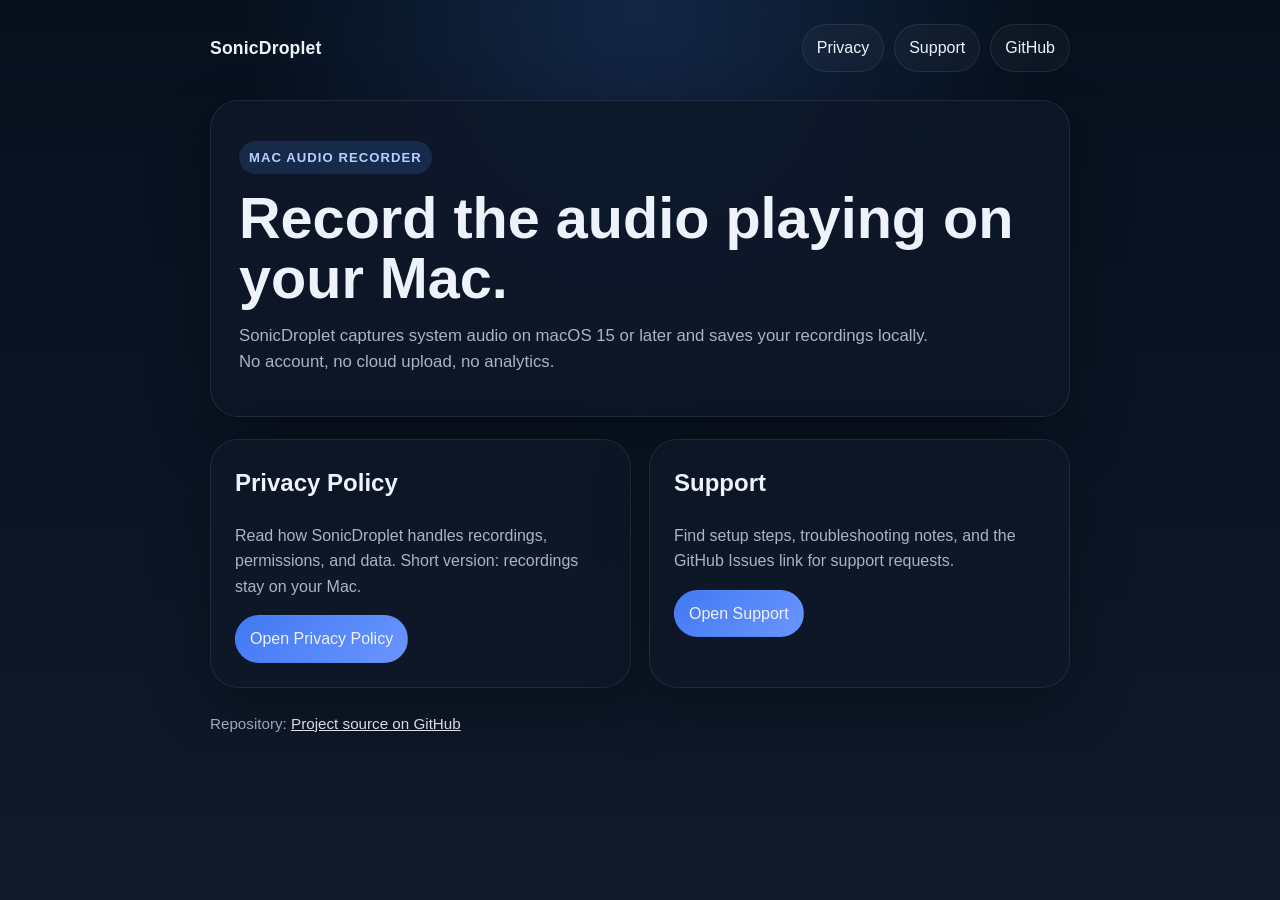
<file: docs/index.html>
<!doctype html>
<html lang="en">
  <head>
    <meta charset="utf-8">
    <meta name="viewport" content="width=device-width, initial-scale=1">
    <title>SonicDroplet</title>
    <meta
      name="description"
      content="SonicDroplet records the audio playing on your Mac and saves it locally as M4A or WAV."
    >
    <link rel="stylesheet" href="styles.css">
  </head>
  <body>
    <main class="shell">
      <nav class="nav" aria-label="Primary">
        <a class="brand" href="./">SonicDroplet</a>
        <div class="nav-links">
          <a href="./privacy/">Privacy</a>
          <a href="./support/">Support</a>
          <a href="https://github.com/kemp144/AudioDrop" target="_blank" rel="noreferrer">GitHub</a>
        </div>
      </nav>

      <section class="hero">
        <div class="eyebrow">Mac Audio Recorder</div>
        <h1>Record the audio playing on your Mac.</h1>
        <p>
          SonicDroplet captures system audio on macOS 15 or later and saves your recordings locally.
          No account, no cloud upload, no analytics.
        </p>
      </section>

      <section class="grid two">
        <article class="card">
          <h2>Privacy Policy</h2>
          <p class="muted">
            Read how SonicDroplet handles recordings, permissions, and data. Short version: recordings stay on your Mac.
          </p>
          <a class="button primary" href="./privacy/">Open Privacy Policy</a>
        </article>

        <article class="card">
          <h2>Support</h2>
          <p class="muted">
            Find setup steps, troubleshooting notes, and the GitHub Issues link for support requests.
          </p>
          <a class="button primary" href="./support/">Open Support</a>
        </article>
      </section>

      <p class="footer">
        Repository: <a href="https://github.com/kemp144/AudioDrop" target="_blank" rel="noreferrer">Project source on GitHub</a>
      </p>
    </main>
  </body>
</html>
</file>
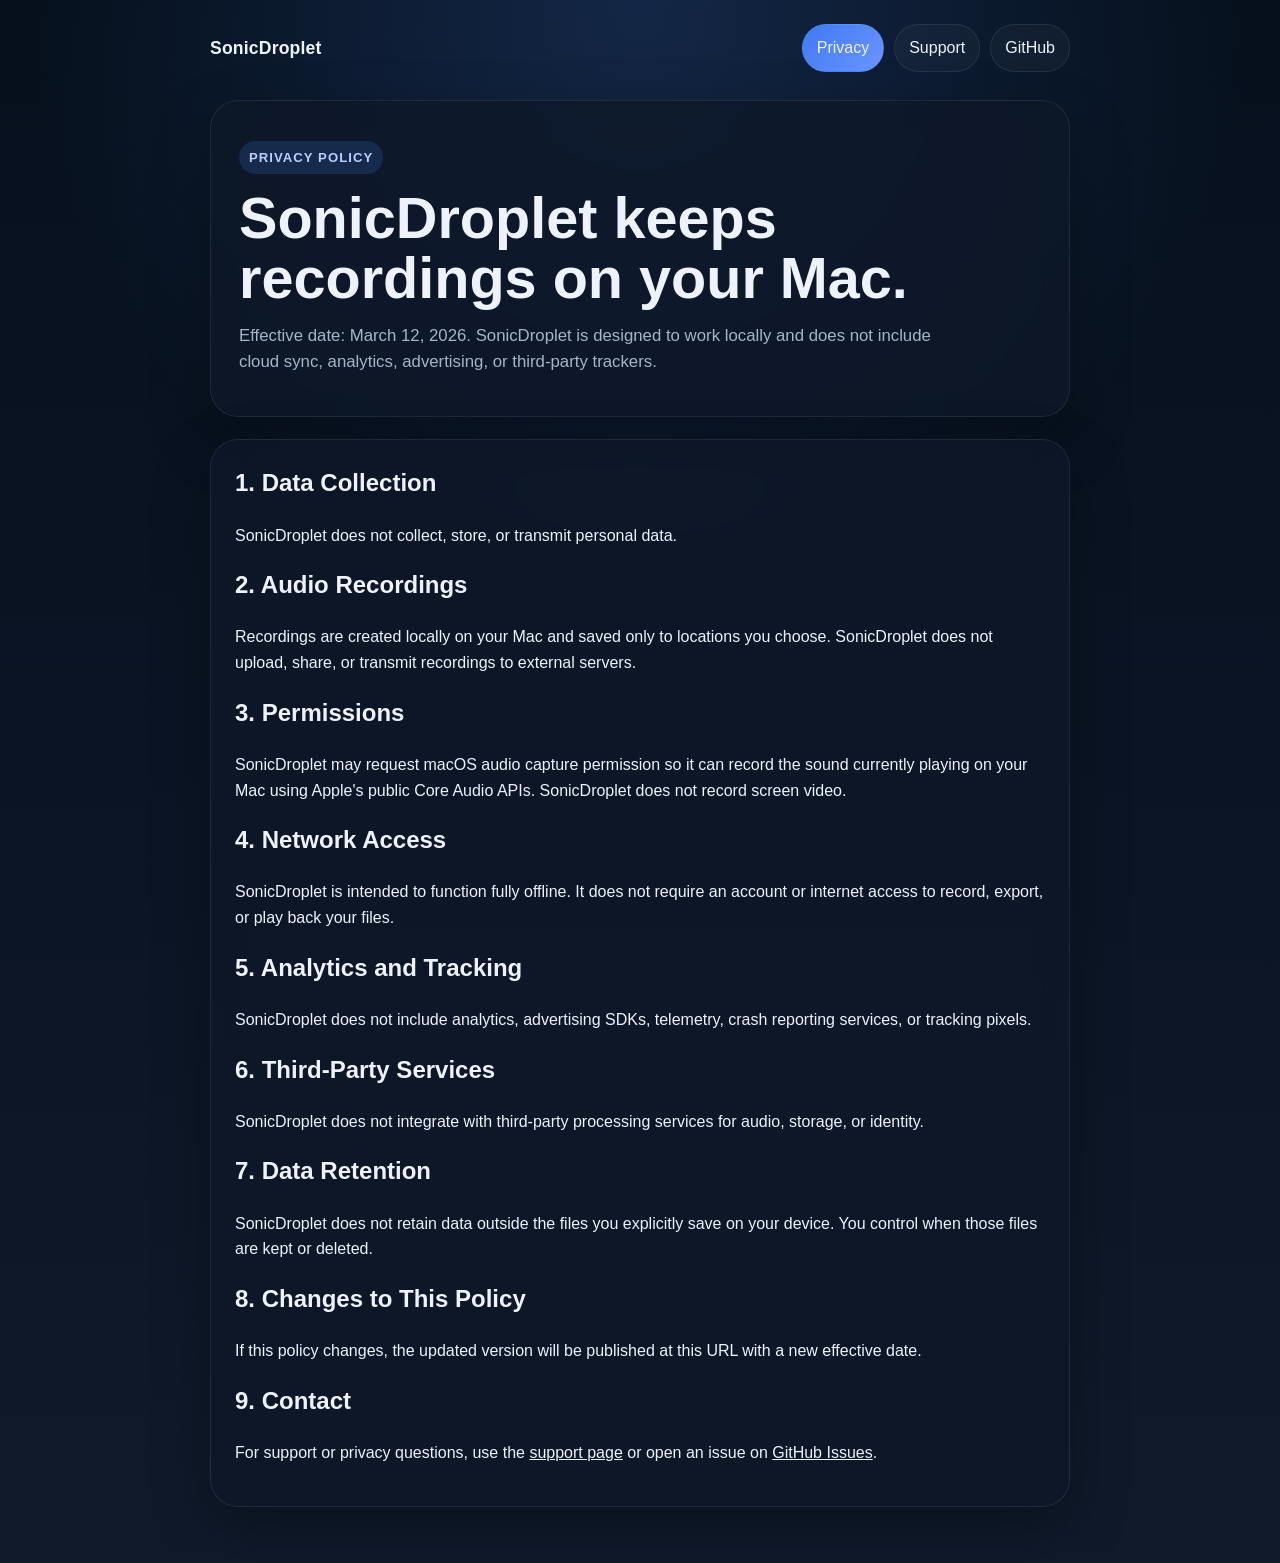
<file: docs/privacy/index.html>
<!doctype html>
<html lang="en">
  <head>
    <meta charset="utf-8">
    <meta name="viewport" content="width=device-width, initial-scale=1">
    <title>SonicDroplet Privacy Policy</title>
    <meta
      name="description"
      content="Privacy Policy for SonicDroplet."
    >
    <link rel="stylesheet" href="../styles.css">
  </head>
  <body>
    <main class="shell">
      <nav class="nav" aria-label="Primary">
        <a class="brand" href="../">SonicDroplet</a>
        <div class="nav-links">
          <a class="active" href="./">Privacy</a>
          <a href="../support/">Support</a>
          <a href="https://github.com/kemp144/AudioDrop" target="_blank" rel="noreferrer">GitHub</a>
        </div>
      </nav>

      <section class="hero">
        <div class="eyebrow">Privacy Policy</div>
        <h1>SonicDroplet keeps recordings on your Mac.</h1>
        <p>
          Effective date: March 12, 2026. SonicDroplet is designed to work locally and does not include cloud sync,
          analytics, advertising, or third-party trackers.
        </p>
      </section>

      <article class="card">
        <section class="section">
          <h2>1. Data Collection</h2>
          <p>
            SonicDroplet does not collect, store, or transmit personal data.
          </p>
        </section>

        <section class="section">
          <h2>2. Audio Recordings</h2>
          <p>
            Recordings are created locally on your Mac and saved only to locations you choose. SonicDroplet does not upload,
            share, or transmit recordings to external servers.
          </p>
        </section>

        <section class="section">
          <h2>3. Permissions</h2>
          <p>
            SonicDroplet may request macOS audio capture permission so it can record the sound currently playing on your Mac
            using Apple's public Core Audio APIs. SonicDroplet does not record screen video.
          </p>
        </section>

        <section class="section">
          <h2>4. Network Access</h2>
          <p>
            SonicDroplet is intended to function fully offline. It does not require an account or internet access to record,
            export, or play back your files.
          </p>
        </section>

        <section class="section">
          <h2>5. Analytics and Tracking</h2>
          <p>
            SonicDroplet does not include analytics, advertising SDKs, telemetry, crash reporting services, or tracking pixels.
          </p>
        </section>

        <section class="section">
          <h2>6. Third-Party Services</h2>
          <p>
            SonicDroplet does not integrate with third-party processing services for audio, storage, or identity.
          </p>
        </section>

        <section class="section">
          <h2>7. Data Retention</h2>
          <p>
            SonicDroplet does not retain data outside the files you explicitly save on your device. You control when those files
            are kept or deleted.
          </p>
        </section>

        <section class="section">
          <h2>8. Changes to This Policy</h2>
          <p>
            If this policy changes, the updated version will be published at this URL with a new effective date.
          </p>
        </section>

        <section class="section">
          <h2>9. Contact</h2>
          <p>
            For support or privacy questions, use the <a href="../support/">support page</a> or open an issue on
            <a href="https://github.com/kemp144/AudioDrop/issues" target="_blank" rel="noreferrer">GitHub Issues</a>.
          </p>
        </section>
      </article>
    </main>
  </body>
</html>
</file>
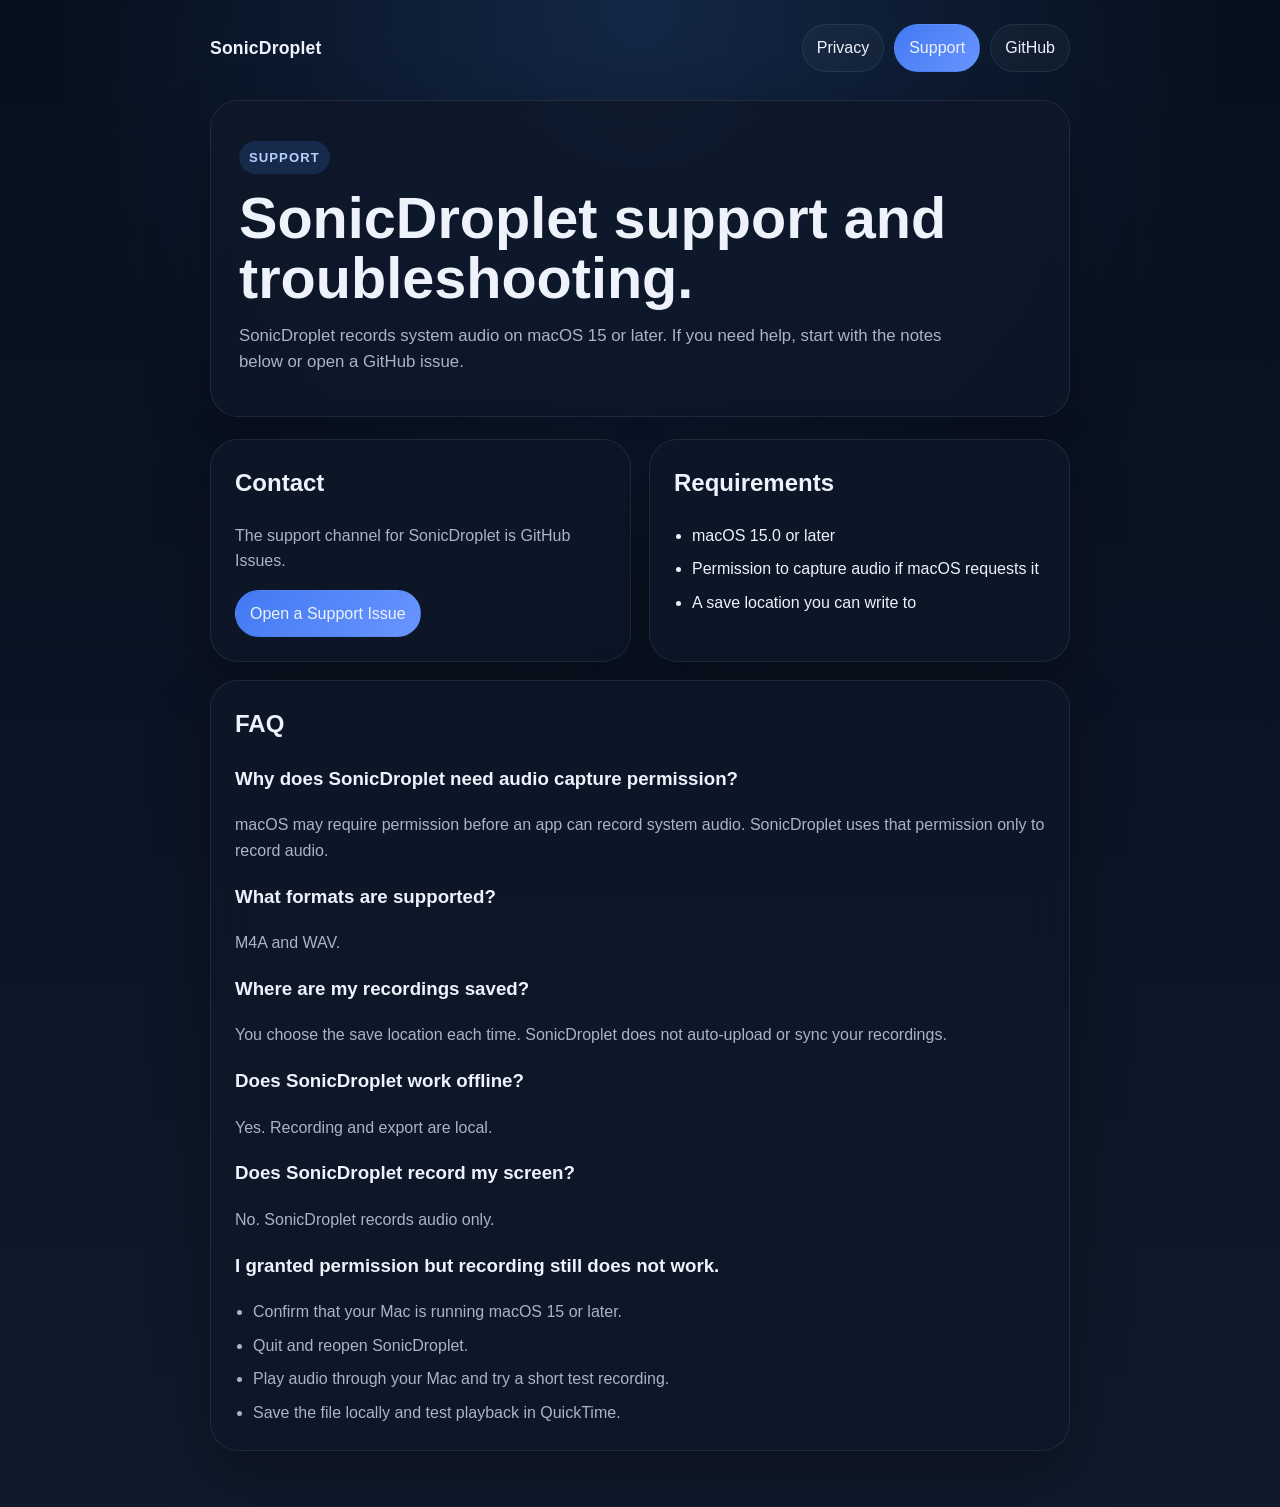
<file: docs/support/index.html>
<!doctype html>
<html lang="en">
  <head>
    <meta charset="utf-8">
    <meta name="viewport" content="width=device-width, initial-scale=1">
    <title>SonicDroplet Support</title>
    <meta
      name="description"
      content="Support and troubleshooting for SonicDroplet."
    >
    <link rel="stylesheet" href="../styles.css">
  </head>
  <body>
    <main class="shell">
      <nav class="nav" aria-label="Primary">
        <a class="brand" href="../">SonicDroplet</a>
        <div class="nav-links">
          <a href="../privacy/">Privacy</a>
          <a class="active" href="./">Support</a>
          <a href="https://github.com/kemp144/AudioDrop" target="_blank" rel="noreferrer">GitHub</a>
        </div>
      </nav>

      <section class="hero">
        <div class="eyebrow">Support</div>
        <h1>SonicDroplet support and troubleshooting.</h1>
        <p>
          SonicDroplet records system audio on macOS 15 or later. If you need help, start with the notes below or open a GitHub issue.
        </p>
      </section>

      <section class="grid two">
        <article class="card">
          <h2>Contact</h2>
          <p class="muted">
            The support channel for SonicDroplet is GitHub Issues.
          </p>
          <a class="button primary" href="https://github.com/kemp144/AudioDrop/issues" target="_blank" rel="noreferrer">
            Open a Support Issue
          </a>
        </article>

        <article class="card">
          <h2>Requirements</h2>
          <ul class="list">
            <li>macOS 15.0 or later</li>
            <li>Permission to capture audio if macOS requests it</li>
            <li>A save location you can write to</li>
          </ul>
        </article>
      </section>

      <article class="card" style="margin-top: 18px;">
        <h2>FAQ</h2>

        <section class="section">
          <h3>Why does SonicDroplet need audio capture permission?</h3>
          <p class="muted">
            macOS may require permission before an app can record system audio. SonicDroplet uses that permission only to record audio.
          </p>
        </section>

        <section class="section">
          <h3>What formats are supported?</h3>
          <p class="muted">
            M4A and WAV.
          </p>
        </section>

        <section class="section">
          <h3>Where are my recordings saved?</h3>
          <p class="muted">
            You choose the save location each time. SonicDroplet does not auto-upload or sync your recordings.
          </p>
        </section>

        <section class="section">
          <h3>Does SonicDroplet work offline?</h3>
          <p class="muted">
            Yes. Recording and export are local.
          </p>
        </section>

        <section class="section">
          <h3>Does SonicDroplet record my screen?</h3>
          <p class="muted">
            No. SonicDroplet records audio only.
          </p>
        </section>

        <section class="section">
          <h3>I granted permission but recording still does not work.</h3>
          <ul class="list muted">
            <li>Confirm that your Mac is running macOS 15 or later.</li>
            <li>Quit and reopen SonicDroplet.</li>
            <li>Play audio through your Mac and try a short test recording.</li>
            <li>Save the file locally and test playback in QuickTime.</li>
          </ul>
        </section>
      </article>
    </main>
  </body>
</html>
</file>
<file: docs/styles.css>
:root {
  color-scheme: light dark;
  --bg: #09111f;
  --bg-soft: #0f1b30;
  --panel: rgba(14, 24, 41, 0.82);
  --panel-border: rgba(255, 255, 255, 0.08);
  --text: #edf2fb;
  --muted: #a8b4c8;
  --accent: #4d8dff;
  --accent-soft: rgba(77, 141, 255, 0.16);
  --max-width: 860px;
  --shadow: 0 24px 60px rgba(0, 0, 0, 0.28);
}

* {
  box-sizing: border-box;
}

html {
  margin: 0;
  min-height: 100%;
  background:
    radial-gradient(circle at top, rgba(77, 141, 255, 0.18), transparent 36%),
    linear-gradient(180deg, #06101d 0%, #0b1424 48%, #101a2b 100%);
}

body {
  margin: 0;
  min-height: 100%;
  color: var(--text);
  font-family: "SF Pro Display", "Avenir Next", "Segoe UI", sans-serif;
  line-height: 1.6;
}

a {
  color: var(--text);
}

.shell {
  width: min(calc(100% - 32px), var(--max-width));
  margin: 0 auto;
  padding: 24px 0 56px;
}

.nav {
  display: flex;
  flex-wrap: wrap;
  align-items: center;
  justify-content: space-between;
  gap: 14px;
  margin-bottom: 28px;
}

.brand {
  font-size: 1.1rem;
  font-weight: 700;
  letter-spacing: 0.01em;
  text-decoration: none;
}

.nav-links {
  display: flex;
  flex-wrap: wrap;
  gap: 10px;
}

.nav-links a,
.button {
  display: inline-flex;
  align-items: center;
  justify-content: center;
  gap: 8px;
  padding: 10px 14px;
  border-radius: 999px;
  border: 1px solid var(--panel-border);
  background: rgba(255, 255, 255, 0.03);
  text-decoration: none;
}

.nav-links a.active,
.button.primary {
  background: linear-gradient(135deg, #4179f2 0%, #6a95ff 100%);
  border-color: transparent;
}

.hero,
.card {
  background: var(--panel);
  border: 1px solid var(--panel-border);
  border-radius: 28px;
  box-shadow: var(--shadow);
  backdrop-filter: blur(14px);
}

.hero {
  padding: 40px 28px;
  margin-bottom: 22px;
}

.hero h1 {
  margin: 0 0 14px;
  font-size: clamp(2.2rem, 5vw, 3.6rem);
  line-height: 1.05;
}

.hero p {
  margin: 0;
  max-width: 44rem;
  color: var(--muted);
  font-size: 1.05rem;
}

.eyebrow {
  display: inline-block;
  margin-bottom: 14px;
  padding: 6px 10px;
  border-radius: 999px;
  background: var(--accent-soft);
  color: #b9d0ff;
  font-size: 0.82rem;
  font-weight: 700;
  letter-spacing: 0.08em;
  text-transform: uppercase;
}

.grid {
  display: grid;
  gap: 18px;
}

.grid.two {
  grid-template-columns: repeat(auto-fit, minmax(250px, 1fr));
}

.card {
  padding: 24px;
}

.card h2,
.card h3 {
  margin-top: 0;
}

.muted,
.meta {
  color: var(--muted);
}

.list {
  margin: 0;
  padding-left: 18px;
}

.list li + li {
  margin-top: 8px;
}

.section + .section {
  margin-top: 18px;
}

.footer {
  margin-top: 24px;
  color: var(--muted);
  font-size: 0.95rem;
}

@media (max-width: 640px) {
  .shell {
    width: min(calc(100% - 24px), var(--max-width));
    padding-top: 18px;
  }

  .hero,
  .card {
    border-radius: 22px;
  }

  .hero {
    padding: 28px 20px;
  }

  .card {
    padding: 20px;
  }
}
</file>
